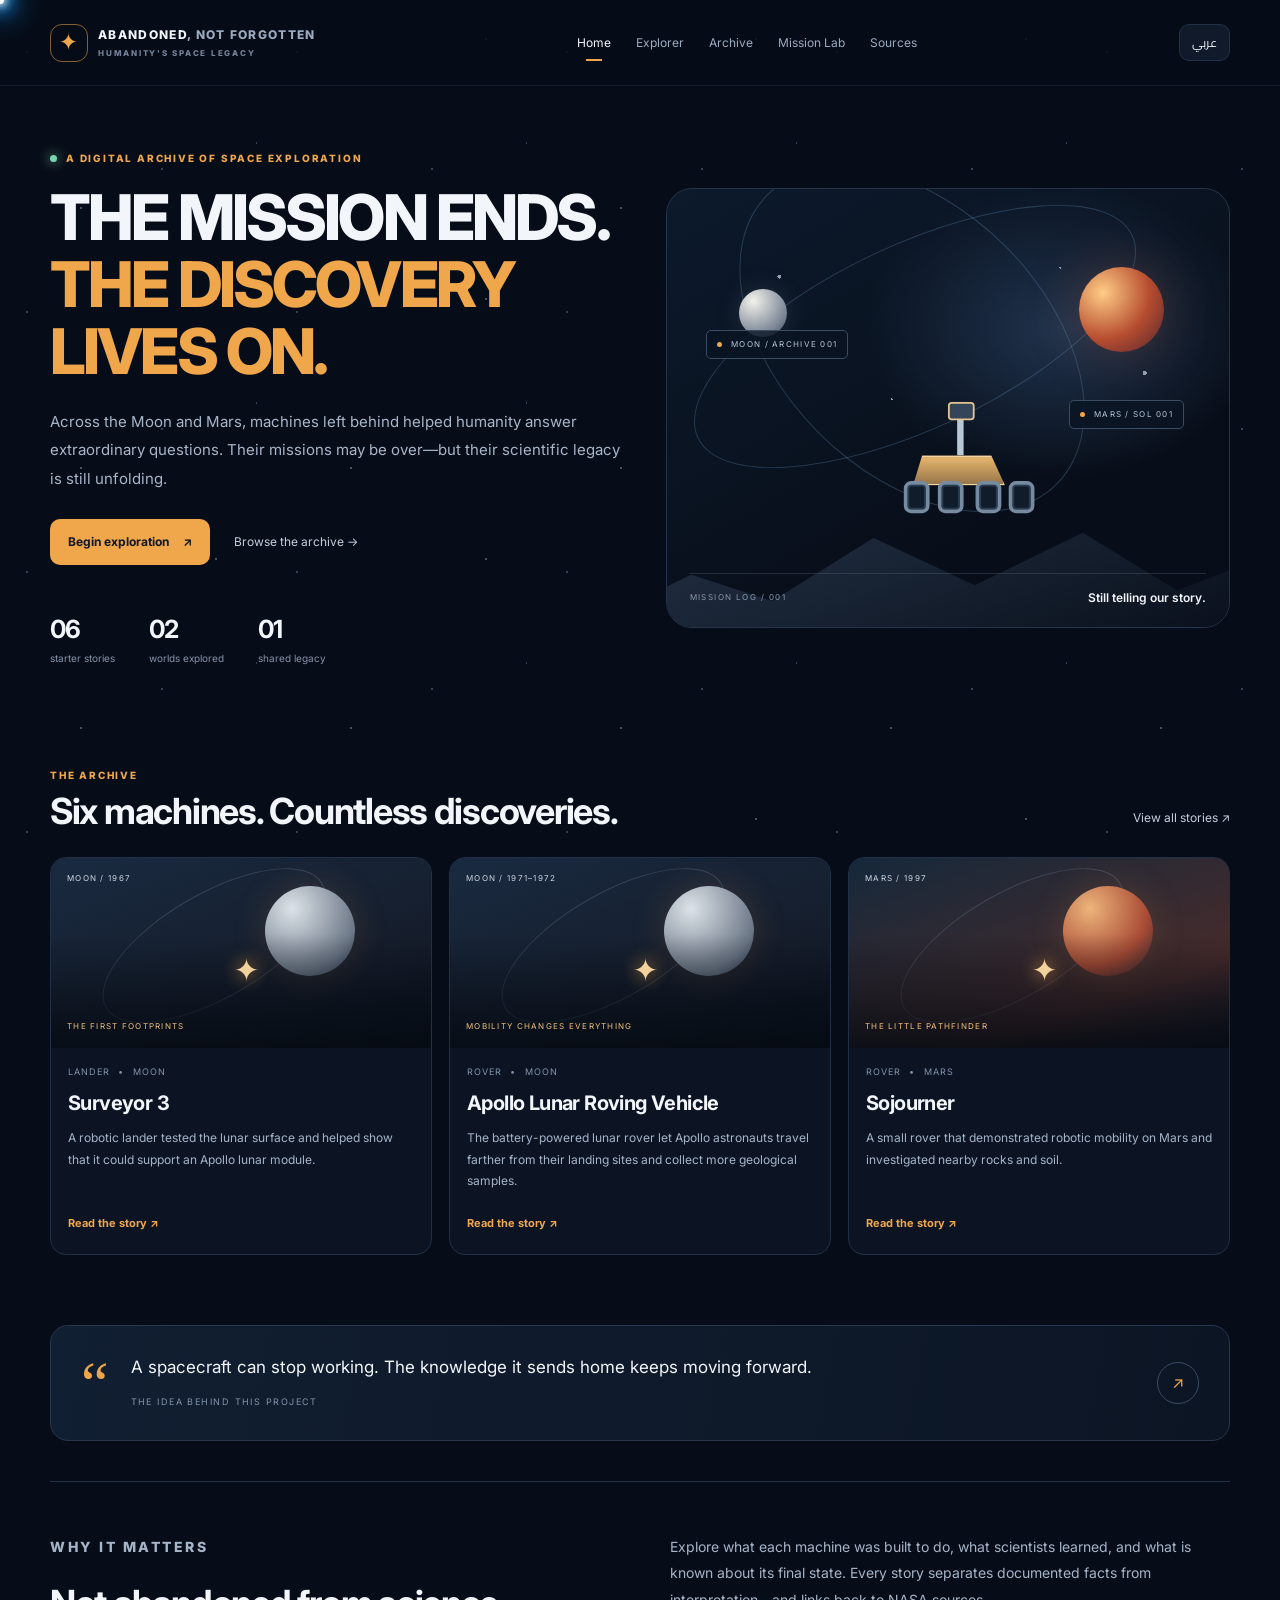
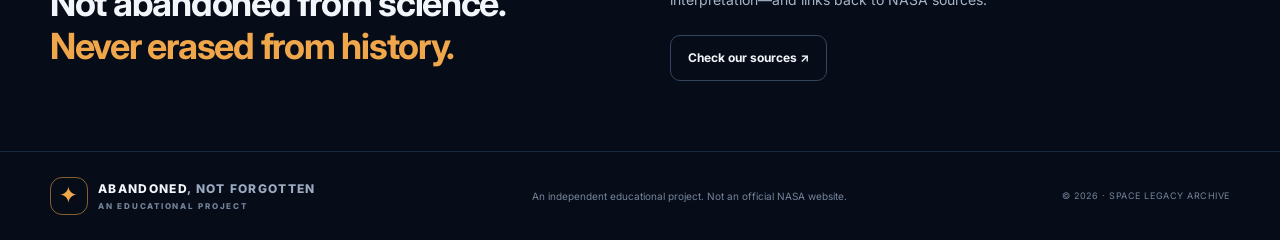
<file: index.html>
<!doctype html>
<html lang="en">
<head>
  <meta charset="utf-8"><meta name="viewport" content="width=device-width,initial-scale=1">
  <meta name="description" content="Explore the stories and science behind historic NASA hardware left on the Moon and Mars.">
  <title>Abandoned, Not Forgotten — Space Legacy Archive</title>
  <link rel="icon" href="assets/favicon.svg" type="image/svg+xml">
  <link rel="stylesheet" href="styles.css">
  <script defer src="data.js"></script><script defer src="app.js"></script>
</head>
<body data-page="home">
  <div class="starfield"></div>
  <header class="site-header">
    <a class="brand" href="index.html"><span class="brand-mark">✦</span><span>ABANDONED<span class="brand-muted">, NOT FORGOTTEN</span><small>HUMANITY'S SPACE LEGACY</small></span></a>
    <nav class="main-nav"><a class="active" href="index.html" data-i18n="navHome">Home</a><a href="explorer.html" data-i18n="navExplore">Explorer</a><a href="archive.html" data-i18n="navArchive">Archive</a><a href="lab.html" data-i18n="navLab">Mission Lab</a><a href="sources.html" data-i18n="navSources">Sources</a></nav>
    <div class="header-actions"><button class="lang-toggle" id="langToggle" aria-label="Switch language">عربي</button><button class="menu-toggle" id="menuToggle" aria-label="Open navigation">☰</button></div>
  </header>
  <main>
    <section class="hero container">
      <div class="hero-copy">
        <p class="eyebrow"><span class="live-dot"></span><span data-i18n="heroEyebrow">A DIGITAL ARCHIVE OF SPACE EXPLORATION</span></p>
        <h1 data-i18n="heroTitle">THE MISSION ENDS.<br><em>THE DISCOVERY LIVES ON.</em></h1>
        <p class="hero-lead" data-i18n="heroLead">Across the Moon and Mars, machines left behind helped humanity answer extraordinary questions. Their missions may be over—but their scientific legacy is still unfolding.</p>
        <div class="hero-actions"><a class="button button-primary" href="explorer.html"><span data-i18n="beginExplore">Begin exploration</span> <span>↗</span></a><a class="text-link" href="archive.html" data-i18n="browseArchive">Browse the archive →</a></div>
        <div class="hero-stats"><div><strong>06</strong><span data-i18n="statStories">starter stories</span></div><div><strong>02</strong><span data-i18n="statWorlds">worlds explored</span></div><div><strong>01</strong><span data-i18n="statPromise">shared legacy</span></div></div>
      </div>
      <div class="hero-art" aria-label="Stylized lunar and Martian exploration scene">
        <div class="orbit orbit-one"></div><div class="orbit orbit-two"></div><div class="planet planet-mars"></div><div class="planet planet-moon"></div>
        <div class="terrain"></div><div class="rover rover-large"><span class="mast"></span><span class="body"></span><span class="wheel w1"></span><span class="wheel w2"></span><span class="wheel w3"></span><span class="wheel w4"></span></div>
        <div class="art-label label-mars"><i></i> MARS / SOL 001</div><div class="art-label label-moon"><i></i> MOON / ARCHIVE 001</div>
        <div class="hero-art-caption"><span>MISSION LOG / 001</span><b>Still telling our story.</b></div>
      </div>
    </section>
    <section class="container section-block">
      <div class="section-heading"><div><p class="eyebrow" data-i18n="featuredEyebrow">THE ARCHIVE</p><h2 data-i18n="featuredTitle">Six machines. Countless discoveries.</h2></div><a class="text-link" href="archive.html" data-i18n="viewAll">View all stories ↗</a></div>
      <div class="story-grid" id="featuredStories"></div>
    </section>
    <section class="quote-band container"><span class="quote-symbol">“</span><div><p data-i18n="quoteText">A spacecraft can stop working. The knowledge it sends home keeps moving forward.</p><small data-i18n="quoteCredit">THE IDEA BEHIND THIS PROJECT</small></div><a href="lab.html" class="round-link" aria-label="Explore the mission lab">↗</a></section>
    <section class="container section-block two-col-callout"><div><p class="eyebrow" data-i18n="whyEyebrow">WHY IT MATTERS</p><h2 data-i18n="whyTitle">Not abandoned from science.<br><em>Never erased from history.</em></h2></div><div><p data-i18n="whyText">Explore what each machine was built to do, what scientists learned, and what is known about its final state. Every story separates documented facts from interpretation—and links back to NASA sources.</p><a class="button button-outline" href="sources.html" data-i18n="checkSources">Check our sources ↗</a></div></section>
  </main>
  <footer class="site-footer"><a class="brand" href="index.html"><span class="brand-mark">✦</span><span>ABANDONED<span class="brand-muted">, NOT FORGOTTEN</span><small>AN EDUCATIONAL PROJECT</small></span></a><p data-i18n="footerNote">An independent educational project. Not an official NASA website.</p><span>© <span id="year"></span> · SPACE LEGACY ARCHIVE</span></footer>
</body></html>
</file>
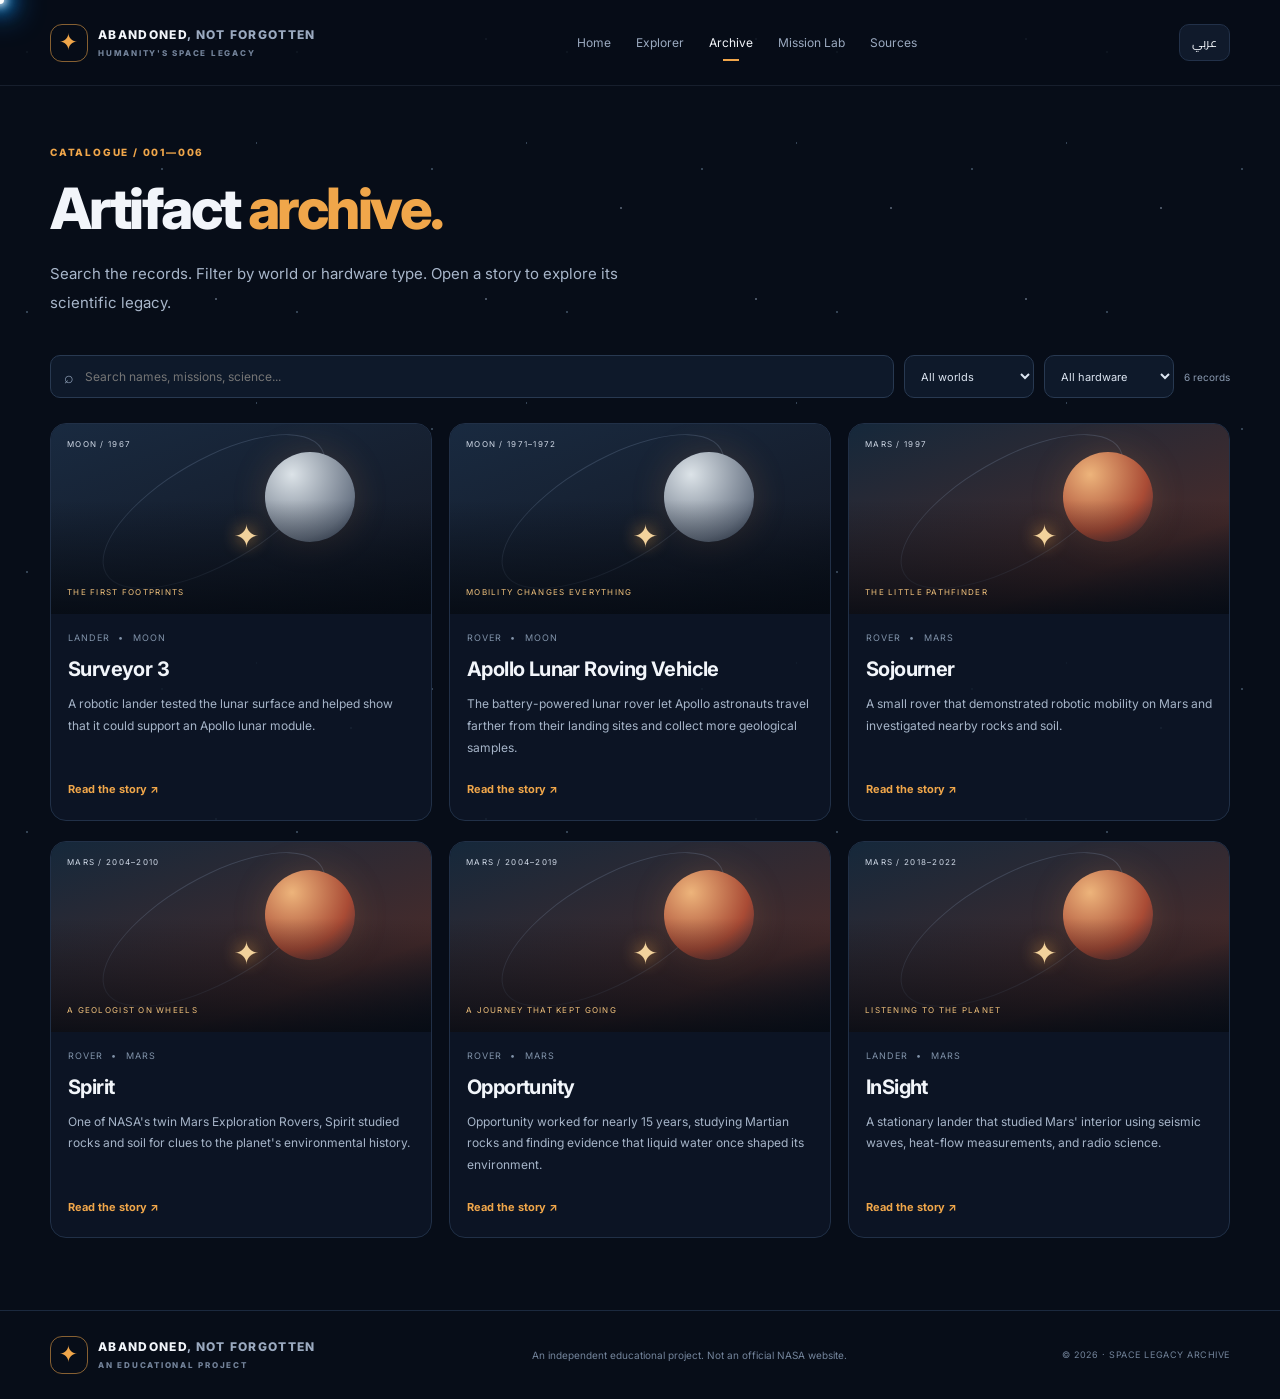
<file: archive.html>
<!doctype html>
<html lang="en"><head><meta charset="utf-8"><meta name="viewport" content="width=device-width,initial-scale=1"><title>Artifact Archive — Abandoned, Not Forgotten</title><link rel="icon" href="assets/favicon.svg" type="image/svg+xml"><link rel="stylesheet" href="styles.css"><script defer src="data.js"></script><script defer src="app.js"></script></head>
<body data-page="archive"><div class="starfield"></div><header class="site-header"><a class="brand" href="index.html"><span class="brand-mark">✦</span><span>ABANDONED<span class="brand-muted">, NOT FORGOTTEN</span><small>HUMANITY'S SPACE LEGACY</small></span></a><nav class="main-nav"><a href="index.html" data-i18n="navHome">Home</a><a href="explorer.html" data-i18n="navExplore">Explorer</a><a class="active" href="archive.html" data-i18n="navArchive">Archive</a><a href="lab.html" data-i18n="navLab">Mission Lab</a><a href="sources.html" data-i18n="navSources">Sources</a></nav><div class="header-actions"><button class="lang-toggle" id="langToggle">عربي</button><button class="menu-toggle" id="menuToggle">☰</button></div></header>
<main class="container page-main"><div class="page-intro"><p class="eyebrow" data-i18n="archiveEyebrow">CATALOGUE / 001—006</p><h1 data-i18n="archiveTitle">Artifact <em>archive.</em></h1><p data-i18n="archiveLead">Search the records. Filter by world or hardware type. Open a story to explore its scientific legacy.</p></div>
<div class="archive-tools"><label class="search-box"><span>⌕</span><input id="archiveSearch" type="search" placeholder="Search names, missions, science..." data-i18n-placeholder="searchPlaceholder"></label><select id="worldFilter" aria-label="Filter by world"><option value="all" data-i18n="allWorlds">All worlds</option><option value="Moon">Moon</option><option value="Mars">Mars</option><option value="Deep Space">Deep space</option></select><select id="typeFilter" aria-label="Filter by hardware"><option value="all" data-i18n="allTypes">All hardware</option><option value="Lander">Lander</option><option value="Rover">Rover</option><option value="Helicopter">Helicopter</option><option value="Spacecraft">Spacecraft</option></select><span class="result-count" id="resultCount">6 records</span></div>
<div class="story-grid archive-grid" id="archiveStories"></div><div class="empty-state hidden" id="emptyState"><span>⌕</span><h2 data-i18n="noResults">No records found</h2><p data-i18n="noResultsText">Try another search term or remove a filter.</p></div>
</main><footer class="site-footer"><a class="brand" href="index.html"><span class="brand-mark">✦</span><span>ABANDONED<span class="brand-muted">, NOT FORGOTTEN</span><small>AN EDUCATIONAL PROJECT</small></span></a><p data-i18n="footerNote">An independent educational project. Not an official NASA website.</p><span>© <span id="year"></span> · SPACE LEGACY ARCHIVE</span></footer></body></html>
</file>
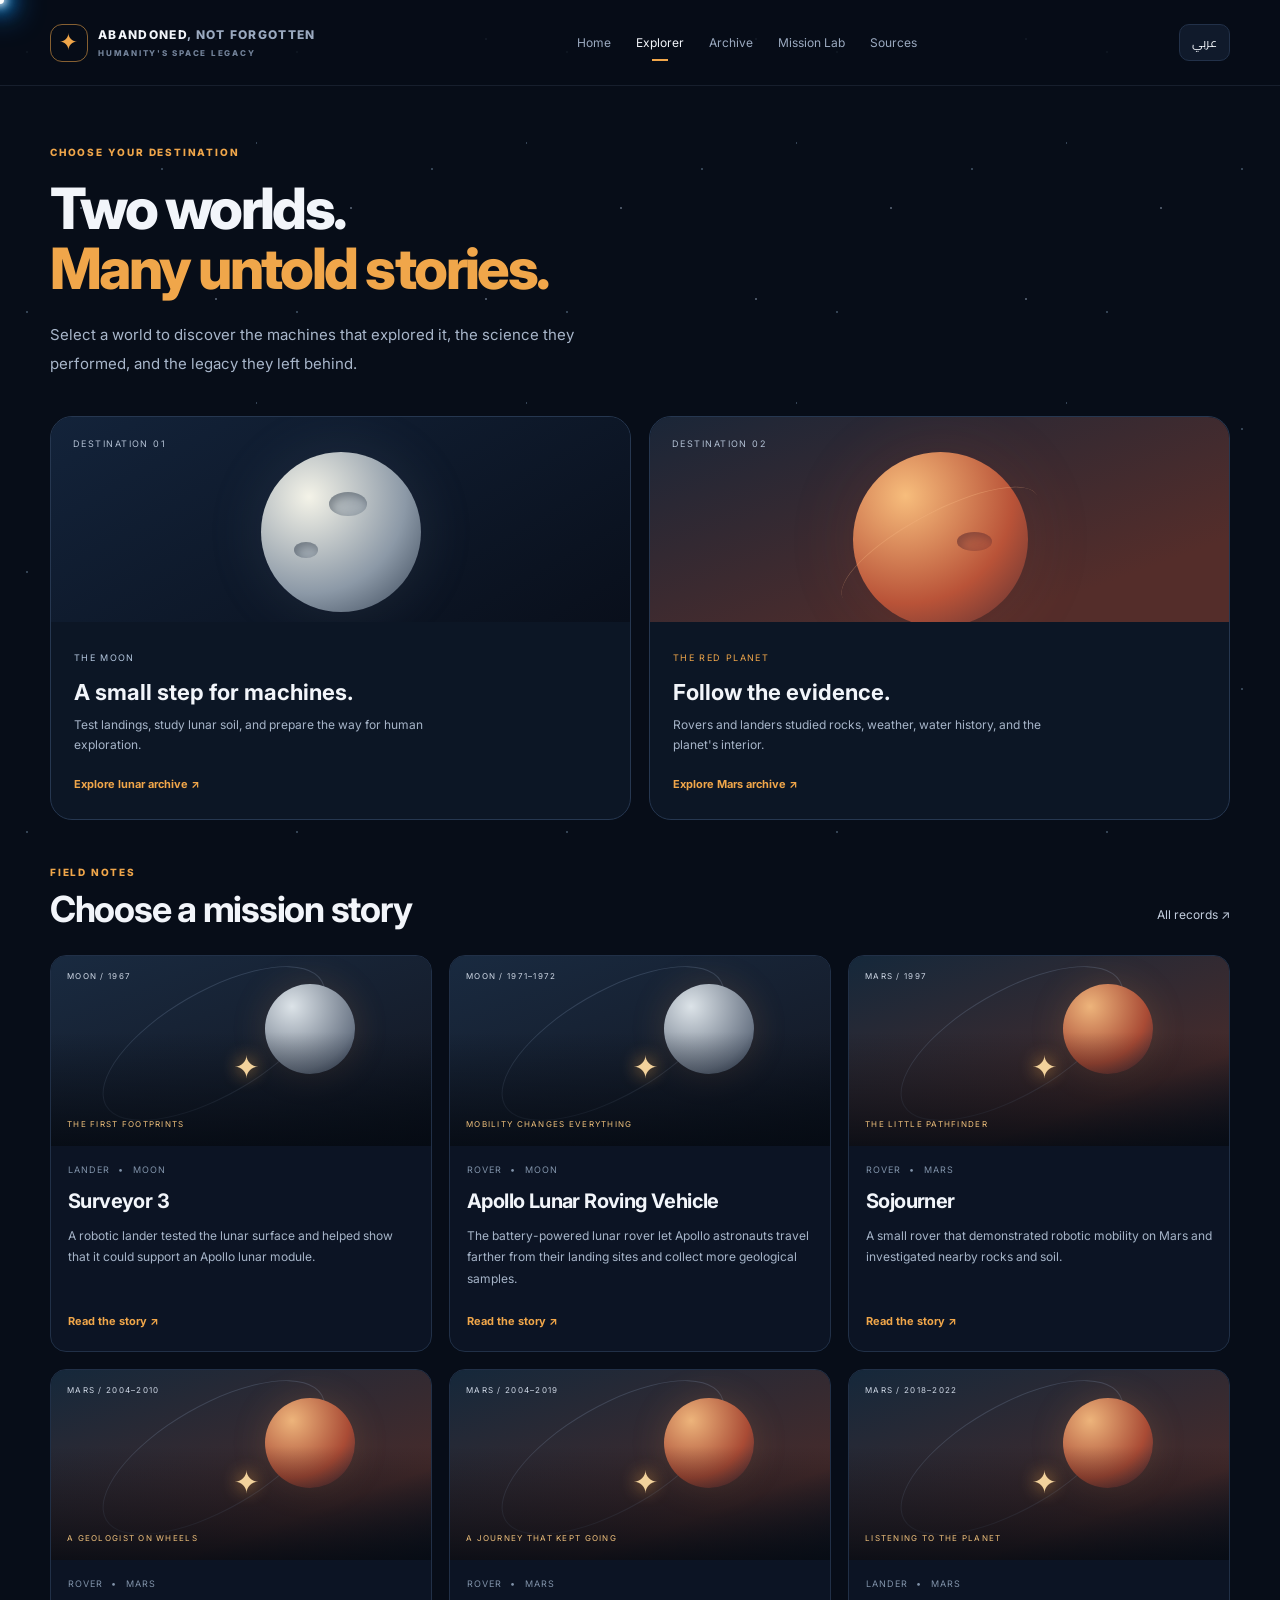
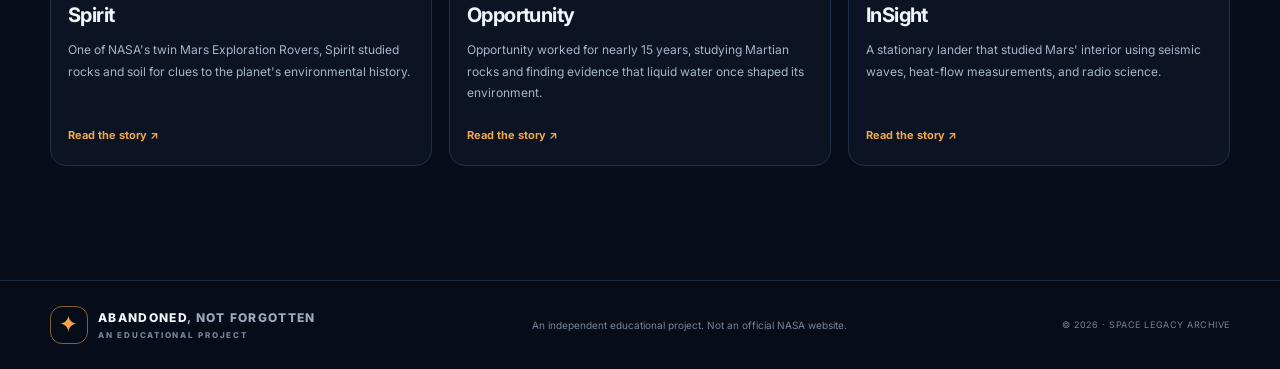
<file: explorer.html>
<!doctype html>
<html lang="en"><head><meta charset="utf-8"><meta name="viewport" content="width=device-width,initial-scale=1"><title>Explorer — Abandoned, Not Forgotten</title><link rel="icon" href="assets/favicon.svg" type="image/svg+xml"><link rel="stylesheet" href="styles.css"><script defer src="data.js"></script><script defer src="app.js"></script></head>
<body data-page="explorer"><div class="starfield"></div><header class="site-header"><a class="brand" href="index.html"><span class="brand-mark">✦</span><span>ABANDONED<span class="brand-muted">, NOT FORGOTTEN</span><small>HUMANITY'S SPACE LEGACY</small></span></a><nav class="main-nav"><a href="index.html" data-i18n="navHome">Home</a><a class="active" href="explorer.html" data-i18n="navExplore">Explorer</a><a href="archive.html" data-i18n="navArchive">Archive</a><a href="lab.html" data-i18n="navLab">Mission Lab</a><a href="sources.html" data-i18n="navSources">Sources</a></nav><div class="header-actions"><button class="lang-toggle" id="langToggle">عربي</button><button class="menu-toggle" id="menuToggle">☰</button></div></header>
<main class="container page-main"><div class="page-intro"><p class="eyebrow" data-i18n="explorerEyebrow">CHOOSE YOUR DESTINATION</p><h1 data-i18n="explorerTitle">Two worlds.<br><em>Many untold stories.</em></h1><p data-i18n="explorerLead">Select a world to discover the machines that explored it, the science they performed, and the legacy they left behind.</p></div>
<section class="world-grid"><button class="world-card moon-card" data-world="Moon"><span class="world-index">DESTINATION 01</span><div class="moon-visual"><div class="moon-sphere"></div><span class="moon-crater crater-a"></span><span class="moon-crater crater-b"></span></div><div class="world-card-content"><span class="tag">THE MOON</span><h2 data-i18n="moonTitle">A small step for machines.</h2><p data-i18n="moonText">Test landings, study lunar soil, and prepare the way for human exploration.</p><span class="world-action" data-i18n="exploreMoon">Explore lunar archive ↗</span></div></button>
<button class="world-card mars-card" data-world="Mars"><span class="world-index">DESTINATION 02</span><div class="mars-visual"><div class="mars-sphere"></div><span class="mars-line"></span><span class="mars-crater"></span></div><div class="world-card-content"><span class="tag tag-orange">THE RED PLANET</span><h2 data-i18n="marsTitle">Follow the evidence.</h2><p data-i18n="marsText">Rovers and landers studied rocks, weather, water history, and the planet's interior.</p><span class="world-action" data-i18n="exploreMars">Explore Mars archive ↗</span></div></button></section>
<section class="section-block"><div class="section-heading"><div><p class="eyebrow" data-i18n="fieldNotes">FIELD NOTES</p><h2 data-i18n="chooseStory">Choose a mission story</h2></div><a class="text-link" href="archive.html" data-i18n="allRecords">All records ↗</a></div><div class="story-grid" id="explorerStories"></div></section>
</main><footer class="site-footer"><a class="brand" href="index.html"><span class="brand-mark">✦</span><span>ABANDONED<span class="brand-muted">, NOT FORGOTTEN</span><small>AN EDUCATIONAL PROJECT</small></span></a><p data-i18n="footerNote">An independent educational project. Not an official NASA website.</p><span>© <span id="year"></span> · SPACE LEGACY ARCHIVE</span></footer></body></html>
</file>
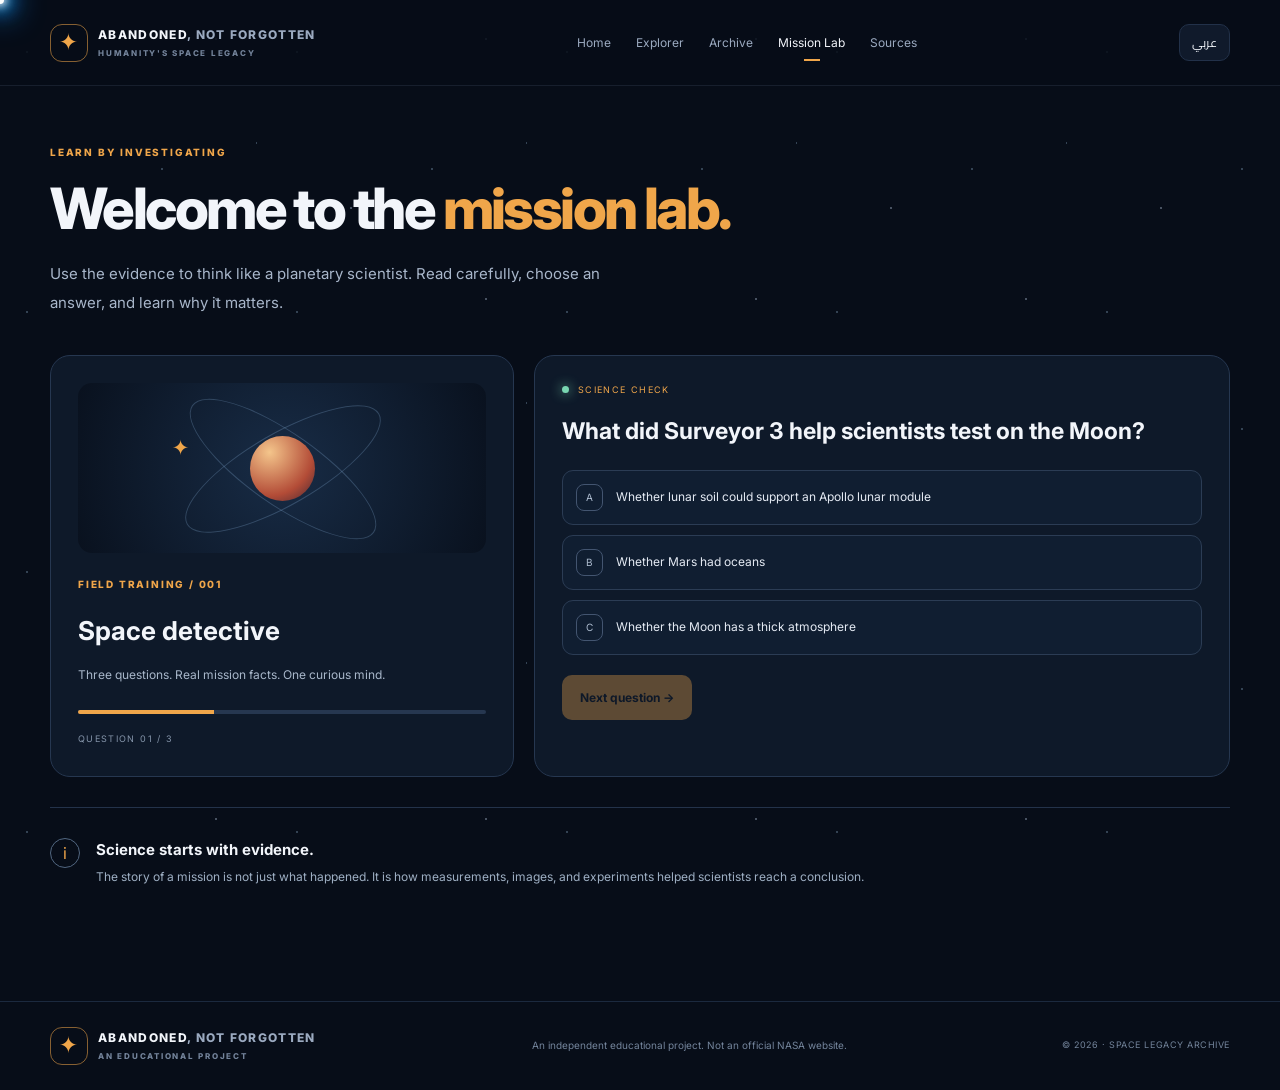
<file: lab.html>
<!doctype html>
<html lang="en"><head><meta charset="utf-8"><meta name="viewport" content="width=device-width,initial-scale=1"><title>Mission Lab — Abandoned, Not Forgotten</title><link rel="icon" href="assets/favicon.svg" type="image/svg+xml"><link rel="stylesheet" href="styles.css"><script defer src="data.js"></script><script defer src="app.js"></script></head>
<body data-page="lab"><div class="starfield"></div><header class="site-header"><a class="brand" href="index.html"><span class="brand-mark">✦</span><span>ABANDONED<span class="brand-muted">, NOT FORGOTTEN</span><small>HUMANITY'S SPACE LEGACY</small></span></a><nav class="main-nav"><a href="index.html" data-i18n="navHome">Home</a><a href="explorer.html" data-i18n="navExplore">Explorer</a><a href="archive.html" data-i18n="navArchive">Archive</a><a class="active" href="lab.html" data-i18n="navLab">Mission Lab</a><a href="sources.html" data-i18n="navSources">Sources</a></nav><div class="header-actions"><button class="lang-toggle" id="langToggle">عربي</button><button class="menu-toggle" id="menuToggle">☰</button></div></header>
<main class="container page-main"><div class="page-intro"><p class="eyebrow" data-i18n="labEyebrow">LEARN BY INVESTIGATING</p><h1 data-i18n="labTitle">Welcome to the <em>mission lab.</em></h1><p data-i18n="labLead">Use the evidence to think like a planetary scientist. Read carefully, choose an answer, and learn why it matters.</p></div>
<section class="lab-layout"><div class="lab-side"><div class="lab-orbit"><div class="lab-planet"></div><span class="lab-satellite">✦</span></div><p class="eyebrow">FIELD TRAINING / 001</p><h2 data-i18n="quizTitle">Space detective</h2><p data-i18n="quizIntro">Three questions. Real mission facts. One curious mind.</p><div class="quiz-progress"><span id="quizProgress"></span></div><small id="quizStep">QUESTION 01 / 03</small></div><div class="quiz-panel" id="quizPanel"><div class="quiz-kicker"><span class="live-dot"></span><span data-i18n="scienceCheck">SCIENCE CHECK</span></div><h2 id="questionText"></h2><div id="answerOptions" class="answer-options"></div><div id="answerFeedback" class="answer-feedback hidden" aria-live="polite"></div><div class="quiz-controls"><button class="button button-primary" id="nextQuestion" disabled data-i18n="nextQuestion">Next question →</button><button class="button button-outline hidden" id="restartQuiz" data-i18n="restartQuiz">Try again ↻</button></div></div></section>
<section class="section-block lab-tip"><span class="tip-icon">i</span><div><h3 data-i18n="labTipTitle">Science starts with evidence.</h3><p data-i18n="labTipText">The story of a mission is not just what happened. It is how measurements, images, and experiments helped scientists reach a conclusion.</p></div></section></main><footer class="site-footer"><a class="brand" href="index.html"><span class="brand-mark">✦</span><span>ABANDONED<span class="brand-muted">, NOT FORGOTTEN</span><small>AN EDUCATIONAL PROJECT</small></span></a><p data-i18n="footerNote">An independent educational project. Not an official NASA website.</p><span>© <span id="year"></span> · SPACE LEGACY ARCHIVE</span></footer></body></html>
</file>
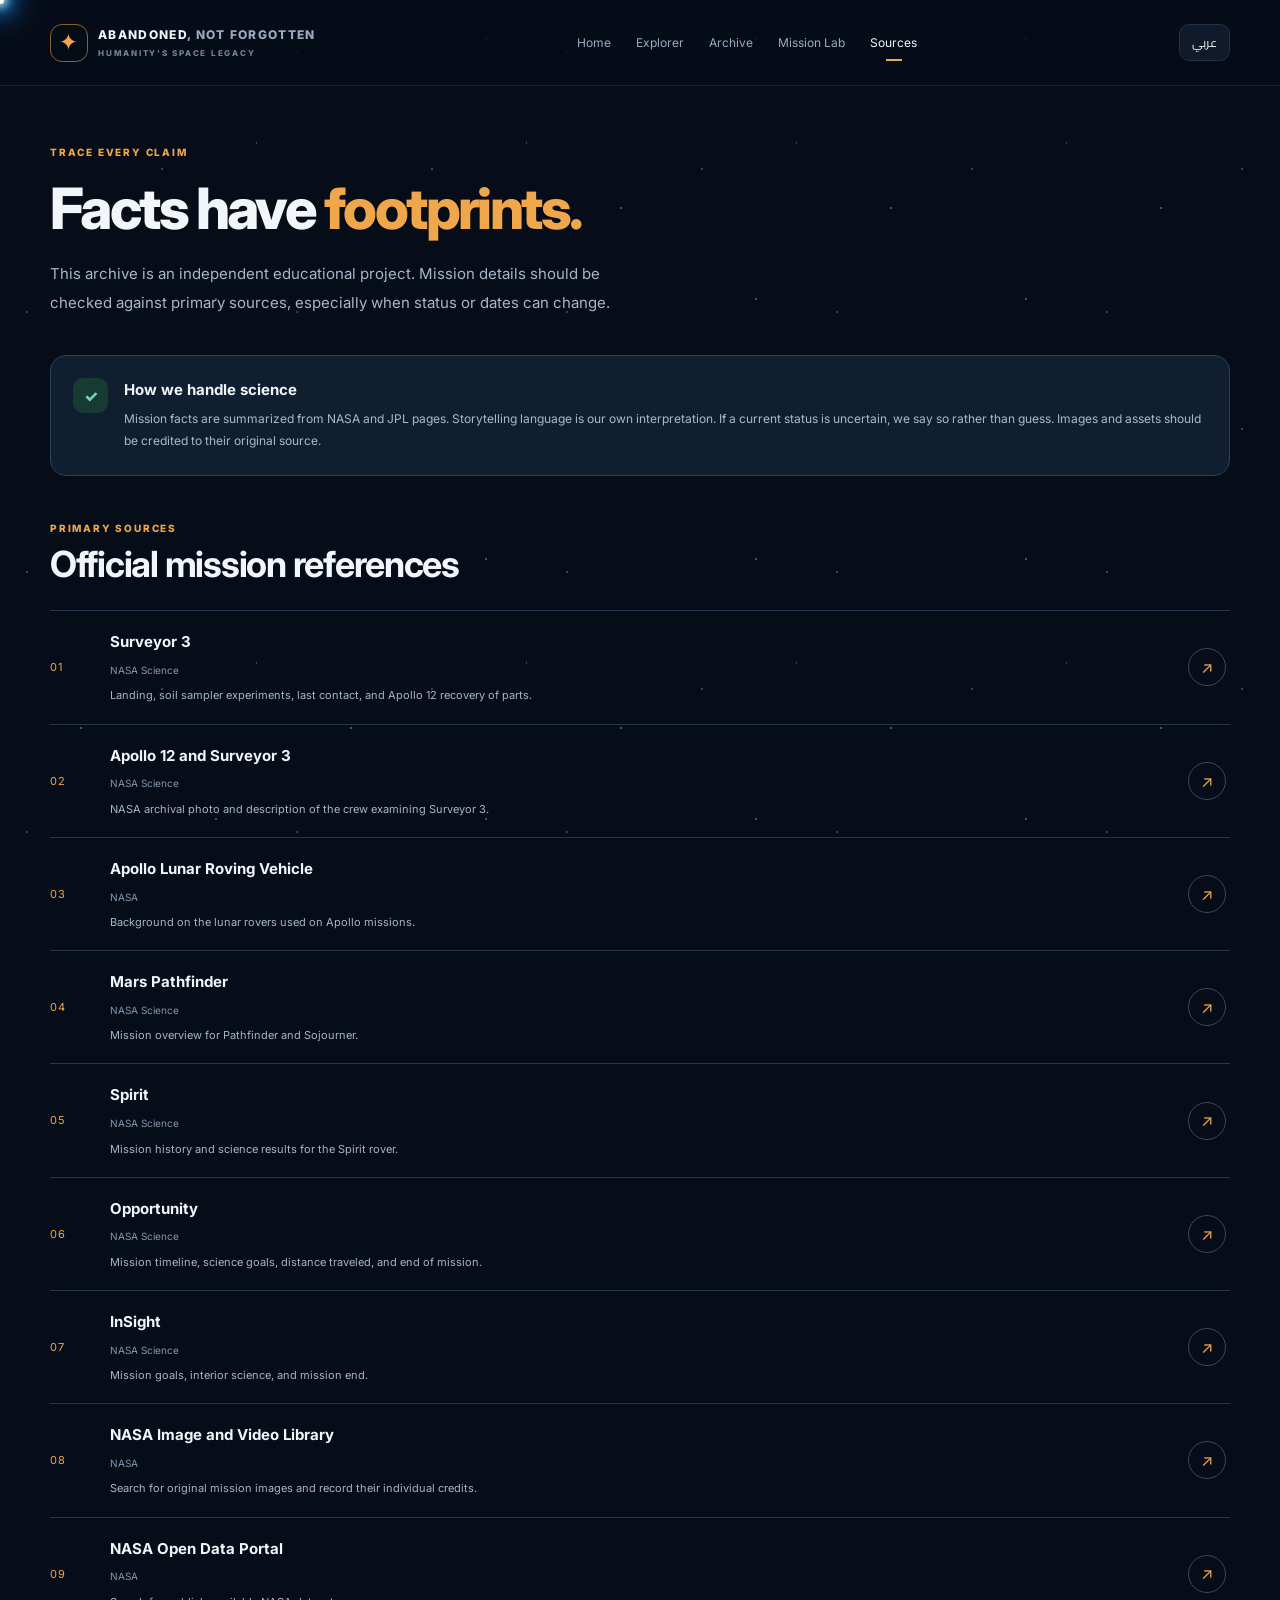
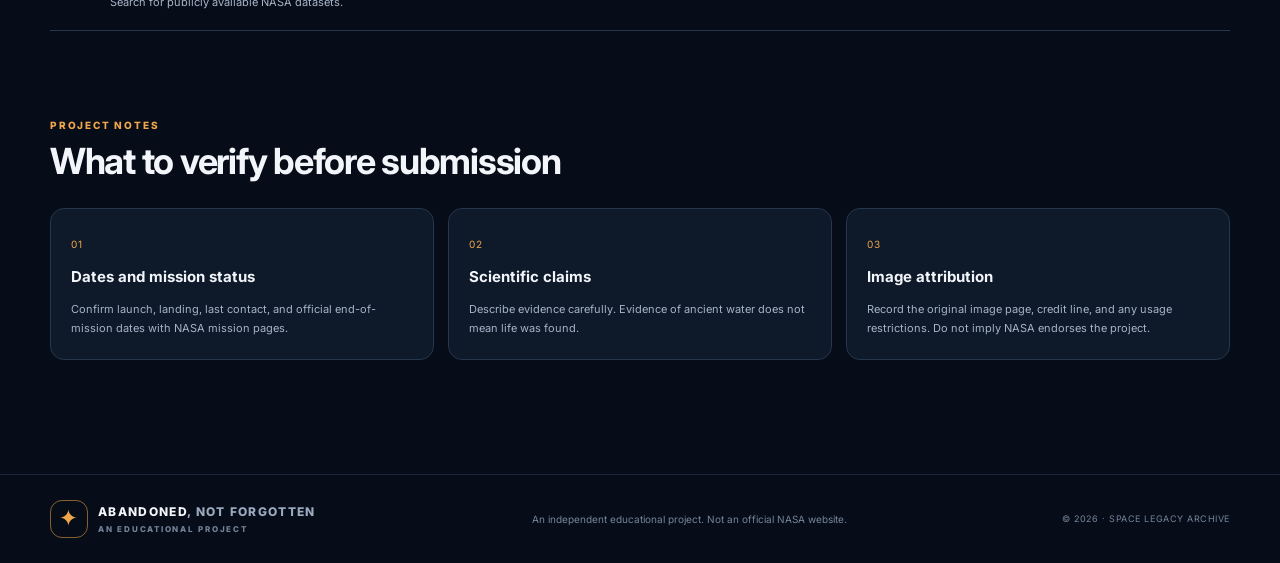
<file: sources.html>
<!doctype html>
<html lang="en"><head><meta charset="utf-8"><meta name="viewport" content="width=device-width,initial-scale=1"><title>Science & Sources — Abandoned, Not Forgotten</title><link rel="icon" href="assets/favicon.svg" type="image/svg+xml"><link rel="stylesheet" href="styles.css"><script defer src="data.js"></script><script defer src="app.js"></script></head>
<body data-page="sources"><div class="starfield"></div><header class="site-header"><a class="brand" href="index.html"><span class="brand-mark">✦</span><span>ABANDONED<span class="brand-muted">, NOT FORGOTTEN</span><small>HUMANITY'S SPACE LEGACY</small></span></a><nav class="main-nav"><a href="index.html" data-i18n="navHome">Home</a><a href="explorer.html" data-i18n="navExplore">Explorer</a><a href="archive.html" data-i18n="navArchive">Archive</a><a href="lab.html" data-i18n="navLab">Mission Lab</a><a class="active" href="sources.html" data-i18n="navSources">Sources</a></nav><div class="header-actions"><button class="lang-toggle" id="langToggle">عربي</button><button class="menu-toggle" id="menuToggle">☰</button></div></header>
<main class="container page-main"><div class="page-intro"><p class="eyebrow" data-i18n="sourcesEyebrow">TRACE EVERY CLAIM</p><h1 data-i18n="sourcesTitle">Facts have <em>footprints.</em></h1><p data-i18n="sourcesLead">This archive is an independent educational project. Mission details should be checked against primary sources, especially when status or dates can change.</p></div>
<div class="source-note"><span class="source-note-icon">✓</span><div><h3 data-i18n="sourceMethodTitle">How we handle science</h3><p data-i18n="sourceMethodText">Mission facts are summarized from NASA and JPL pages. Storytelling language is our own interpretation. If a current status is uncertain, we say so rather than guess. Images and assets should be credited to their original source.</p></div></div>
<section class="section-block"><div class="section-heading"><div><p class="eyebrow" data-i18n="primarySources">PRIMARY SOURCES</p><h2 data-i18n="sourceLibrary">Official mission references</h2></div></div><div class="source-list" id="sourceList"></div></section>
<section class="section-block"><div class="section-heading"><div><p class="eyebrow" data-i18n="projectNotes">PROJECT NOTES</p><h2 data-i18n="whatToVerify">What to verify before submission</h2></div></div><div class="checklist-grid"><article class="info-card"><span class="card-index">01</span><h3 data-i18n="verifyDates">Dates and mission status</h3><p data-i18n="verifyDatesText">Confirm launch, landing, last contact, and official end-of-mission dates with NASA mission pages.</p></article><article class="info-card"><span class="card-index">02</span><h3 data-i18n="verifyClaims">Scientific claims</h3><p data-i18n="verifyClaimsText">Describe evidence carefully. Evidence of ancient water does not mean life was found.</p></article><article class="info-card"><span class="card-index">03</span><h3 data-i18n="verifyImages">Image attribution</h3><p data-i18n="verifyImagesText">Record the original image page, credit line, and any usage restrictions. Do not imply NASA endorses the project.</p></article></div></section>
</main><footer class="site-footer"><a class="brand" href="index.html"><span class="brand-mark">✦</span><span>ABANDONED<span class="brand-muted">, NOT FORGOTTEN</span><small>AN EDUCATIONAL PROJECT</small></span></a><p data-i18n="footerNote">An independent educational project. Not an official NASA website.</p><span>© <span id="year"></span> · SPACE LEGACY ARCHIVE</span></footer></body></html>
</file>
<file: styles.css>
@import url('https://fonts.googleapis.com/css2?family=Cairo:wght@400;500;600;700;800&family=Inter:wght@400;500;600;700;800;900&display=swap');
:root{--bg:#070d18;--panel:#0d1727;--panel-2:#101e31;--line:#223149;--text:#f2f5fa;--muted:#9baac0;--orange:#f0a64a;--orange-2:#ffd08a;--blue:#80b9e9;--green:#79d6b1;--red:#ff8d83;--radius:20px;--max:1180px}
*{box-sizing:border-box}html{scroll-behavior:smooth}body{margin:0;background:var(--bg);color:var(--text);font-family:Inter,Cairo,system-ui,sans-serif;line-height:1.65;min-height:100vh;overflow-x:hidden}html[dir=rtl] body{font-family:Cairo,Inter,sans-serif}a{color:inherit;text-decoration:none}button,input,select{font:inherit}button{cursor:pointer}.starfield{position:fixed;inset:0;pointer-events:none;z-index:-1;background-image:radial-gradient(1px 1px at 10% 20%,#8eaccb 99%,transparent),radial-gradient(1px 1px at 80% 15%,#c7d9ef 99%,transparent),radial-gradient(1px 1px at 60% 65%,#8eaccb 99%,transparent),radial-gradient(1px 1px at 30% 80%,#c7d9ef 99%,transparent),radial-gradient(1px 1px at 95% 55%,#8eaccb 99%,transparent);background-size:270px 260px;opacity:.34}
.container{width:min(var(--max),calc(100% - 48px));margin-inline:auto}.site-header{height:86px;display:flex;align-items:center;justify-content:space-between;gap:24px;padding:0 max(24px,calc((100vw - var(--max))/2));border-bottom:1px solid rgba(125,151,184,.14);position:relative;z-index:5;background:rgba(7,13,24,.83);backdrop-filter:blur(18px)}.brand{display:flex;align-items:center;gap:10px;font-size:12px;font-weight:800;letter-spacing:.11em;line-height:1.3;white-space:nowrap}.brand-mark{display:grid;place-items:center;width:38px;height:38px;border:1px solid rgba(240,166,74,.55);border-radius:12px;color:var(--orange);font-size:23px}.brand-muted{color:var(--muted)}.brand small{display:block;color:#73839a;font-size:8px;letter-spacing:.22em;margin-top:5px}.main-nav{display:flex;gap:25px;align-items:center}.main-nav a{font-size:12px;color:#9baac0;transition:.2s}.main-nav a:hover,.main-nav a.active{color:var(--text)}.main-nav a.active:after{content:"";display:block;width:16px;height:2px;background:var(--orange);margin:7px auto -9px}.header-actions{display:flex;gap:8px}.lang-toggle,.menu-toggle{border:1px solid var(--line);background:#101a2b;color:var(--text);padding:8px 12px;border-radius:10px;font-size:12px}.menu-toggle{display:none}
.hero{display:grid;grid-template-columns:1.02fr .98fr;align-items:center;gap:28px;padding-top:64px;padding-bottom:56px;min-height:560px}.eyebrow{font-size:10px;letter-spacing:.18em;color:var(--orange);font-weight:800;margin:0 0 17px;text-transform:uppercase}.live-dot{display:inline-block;width:7px;height:7px;border-radius:50%;background:var(--green);box-shadow:0 0 12px #79d6b1;margin-inline-end:9px}.hero h1,.page-intro h1{font-size:clamp(38px,5vw,63px);line-height:1.07;letter-spacing:-.045em;margin:0;font-weight:800}.hero h1 em,.page-intro h1 em,.two-col-callout h2 em{font-style:normal;color:var(--orange)}.hero-lead,.page-intro>p:not(.eyebrow){max-width:570px;color:#a8b6ca;font-size:15px;line-height:1.9;margin:22px 0 26px}.hero-actions{display:flex;align-items:center;gap:24px;flex-wrap:wrap}.button{display:inline-flex;align-items:center;justify-content:center;gap:14px;padding:12px 17px;border-radius:10px;font-size:12px;font-weight:700;border:1px solid transparent;transition:transform .2s,border-color .2s}.button:hover{transform:translateY(-2px)}.button-primary{background:var(--orange);color:#101827}.button-outline{border-color:#34455f;background:transparent;color:var(--text)}.button-full{width:100%}.text-link{font-size:12px;color:#c3cede}.text-link:hover,.card-link:hover{color:var(--orange)}.hero-stats{display:flex;gap:34px;margin-top:44px}.hero-stats div{display:flex;flex-direction:column}.hero-stats strong{font-size:25px;letter-spacing:-.04em}.hero-stats span{font-size:10px;color:#8392a8}.hero-art{height:440px;position:relative;overflow:hidden;border:1px solid #24344b;border-radius:26px;background:radial-gradient(ellipse at 70% 32%,#20334d 0,transparent 35%),linear-gradient(150deg,#0c1a2c,#080e19 70%);isolation:isolate}.hero-art:before{content:"";position:absolute;inset:0;background-image:radial-gradient(2px 2px at 20% 20%,#d5e6ff 99%,transparent),radial-gradient(1px 1px at 70% 18%,#d5e6ff 99%,transparent),radial-gradient(1px 1px at 40% 48%,#d5e6ff 99%,transparent),radial-gradient(2px 2px at 85% 42%,#d5e6ff 99%,transparent);opacity:.65}.orbit{position:absolute;border:1px solid rgba(128,185,233,.23);border-radius:50%;transform:rotate(-25deg)}.orbit-one{width:480px;height:185px;top:55px;left:8px}.orbit-two{width:410px;height:265px;top:18px;left:40px;transform:rotate(45deg)}.planet{position:absolute;border-radius:50%}.planet-mars{width:85px;height:85px;right:65px;top:78px;background:radial-gradient(circle at 28% 30%,#ffcc86,#b64c2f 55%,#4e2530);box-shadow:0 0 55px rgba(225,102,60,.25)}.planet-moon{width:48px;height:48px;left:72px;top:100px;background:radial-gradient(circle at 30% 25%,#f2f2eb,#788394 70%,#343e4f);box-shadow:0 0 25px #8294ac33}.terrain{position:absolute;inset:auto -10% -30% -10%;height:60%;background:linear-gradient(160deg,#26354a,#0b121e 68%);clip-path:polygon(0 45%,12% 30%,24% 40%,39% 16%,54% 34%,70% 14%,84% 36%,100% 20%,100% 100%,0 100%)}.rover-large{position:absolute;left:36%;bottom:23%;width:180px;height:115px;transform:scale(.92)}.rover-large .body{position:absolute;width:100px;height:33px;left:40px;top:42px;background:linear-gradient(#e6b66d,#98764b);border:2px solid #f6d69e;clip-path:polygon(10% 0,85% 0,100% 100%,0 100%);box-shadow:0 0 25px #f0a64a30}.rover-large .mast{position:absolute;width:7px;height:52px;left:88px;top:-10px;background:#b9c8d7}.rover-large .mast:before{content:"";position:absolute;top:-6px;left:-10px;width:25px;height:16px;border:2px solid #e3c48e;background:#344459;border-radius:4px}.wheel{position:absolute;top:70px;width:28px;height:35px;border:4px solid #778ba0;background:#111c2b;border-radius:8px;box-shadow:inset 0 0 0 2px #293b50}.w1{left:30px}.w2{left:67px}.w3{left:108px}.w4{left:144px}.art-label{position:absolute;font-size:8px;letter-spacing:.16em;color:#b8c6d9;border:1px solid #3a4b62;background:#0a1422c9;padding:7px 10px;border-radius:5px}.art-label i{display:inline-block;width:5px;height:5px;background:var(--orange);border-radius:50%;margin-inline-end:6px}.label-mars{top:48%;right:8%}.label-moon{top:32%;left:7%}.hero-art-caption{position:absolute;bottom:20px;left:23px;right:23px;border-top:1px solid #5d6a7a55;padding-top:14px;display:flex;justify-content:space-between;align-items:center}.hero-art-caption span{font-size:8px;color:#899ab0;letter-spacing:.18em}.hero-art-caption b{font-size:12px;font-weight:600}
.section-block{padding-top:44px;padding-bottom:42px}.section-heading{display:flex;justify-content:space-between;align-items:end;gap:20px;margin-bottom:24px}.section-heading .eyebrow{margin-bottom:7px}.section-heading h2,.two-col-callout h2{font-size:clamp(25px,3vw,36px);line-height:1.2;letter-spacing:-.035em;margin:0}.section-heading>.text-link{padding-bottom:6px}.story-grid{display:grid;grid-template-columns:repeat(3,minmax(0,1fr));gap:17px}.story-card{background:rgba(13,23,39,.86);border:1px solid #213047;border-radius:16px;overflow:hidden;transition:transform .22s,border-color .22s}.story-card:hover{transform:translateY(-4px);border-color:#51617a}.story-art{height:190px;position:relative;display:block;overflow:hidden;background:radial-gradient(circle at 70% 25%,#283b53,#0b1422 60%)}.story-art:after{content:"";position:absolute;inset:0;background:linear-gradient(0deg,rgba(5,10,18,.85),transparent 60%)}.story-art.mars{background:linear-gradient(160deg,#15283b,#462b2b 72%,#111724)}.story-art.moon{background:linear-gradient(160deg,#192a40,#151c2a 70%,#0a111c)}.card-orbit{position:absolute;width:250px;height:105px;border:1px solid #9bb3d433;border-radius:50%;transform:rotate(-30deg);top:35px;left:10%}.card-planet{position:absolute;width:90px;height:90px;right:20%;top:28px;border-radius:50%;background:radial-gradient(circle at 30% 25%,#edb47b,#a94b35 62%,#2e2534);box-shadow:0 0 35px #dc8d5030}.moon .card-planet{background:radial-gradient(circle at 30% 25%,#dce3e8,#6d7888 70%,#293548)}.card-code,.card-art-label{position:absolute;z-index:1;left:16px;font-size:8px;letter-spacing:.16em}.card-code{top:14px;color:#d0d9e7}.card-art-label{bottom:15px;color:#f0c17c}.card-rover{position:absolute;z-index:1;left:48%;top:45%;font-size:31px;color:#f2d29c;text-shadow:0 0 18px #f0a64a}.story-card-body{padding:17px 17px 19px}.card-meta{display:flex;gap:8px;color:#8293aa;text-transform:uppercase;font-size:9px;letter-spacing:.12em}.story-card h3{font-size:20px;letter-spacing:-.03em;margin:7px 0}.story-card p{font-size:12px;color:#a6b4c8;line-height:1.8;min-height:65px;margin:0 0 16px}.card-link{font-size:11px;color:var(--orange);font-weight:700}.quote-band{display:flex;align-items:center;gap:22px;padding:26px 30px;margin-top:28px;margin-bottom:40px;background:linear-gradient(100deg,#111f32,#0c1524);border:1px solid #273750;border-radius:18px}.quote-symbol{font-size:62px;line-height:1;color:var(--orange);font-family:Georgia,serif}.quote-band p{font-size:17px;margin:0 0 5px}.quote-band small{font-size:9px;letter-spacing:.16em;color:#8294aa}.round-link{margin-inline-start:auto;flex-shrink:0;width:42px;height:42px;border:1px solid #3a4b63;border-radius:50%;display:grid;place-items:center;color:var(--orange)}.two-col-callout{display:grid;grid-template-columns:1fr 1fr;gap:60px;border-top:1px solid #223149;margin-top:20px;padding-top:52px;padding-bottom:70px}.two-col-callout p{font-size:14px;color:#a6b4c8;line-height:1.9;margin:0 0 22px}
.site-footer{border-top:1px solid #1b293e;display:flex;align-items:center;justify-content:space-between;gap:20px;padding:25px max(24px,calc((100vw - var(--max))/2));color:#74859c;font-size:9px;letter-spacing:.06em}.site-footer p{font-size:10px;letter-spacing:0;margin:0}.site-footer .brand{color:var(--text)}
.page-main{padding-top:58px;padding-bottom:72px;min-height:68vh}.page-intro{max-width:760px;margin-bottom:38px}.page-intro h1{font-size:clamp(38px,5vw,57px)}.page-intro>p:not(.eyebrow){margin-bottom:0}.world-grid{display:grid;grid-template-columns:1fr 1fr;gap:18px}.world-card{position:relative;text-align:start;border:1px solid #263750;border-radius:22px;background:#0c1625;overflow:hidden;min-height:390px;color:var(--text);padding:0;transition:.2s}.world-card:hover{border-color:#647a97;transform:translateY(-3px)}.world-index{position:absolute;z-index:2;top:20px;left:22px;font-size:9px;letter-spacing:.16em;color:#b2c0d3}.moon-visual,.mars-visual{height:205px;position:relative;overflow:hidden;background:linear-gradient(150deg,#13233a,#090f1b)}.moon-sphere{position:absolute;width:160px;height:160px;border-radius:50%;left:calc(50% - 80px);top:35px;background:radial-gradient(circle at 30% 28%,#f4f3e8,#8c99a7 60%,#344153 100%);box-shadow:0 0 60px #9eafc61e}.moon-crater{position:absolute;border-radius:50%;background:#67758855;box-shadow:inset 3px 4px 8px #252f3b66}.crater-a{width:38px;height:24px;top:75px;left:48%}.crater-b{width:24px;height:16px;top:125px;left:42%}.mars-visual{background:linear-gradient(160deg,#1a2638,#542d2a 80%)}.mars-sphere{position:absolute;width:175px;height:175px;border-radius:50%;left:calc(50% - 87px);top:35px;background:radial-gradient(circle at 30% 25%,#f7bd7c,#b95338 60%,#552e32);box-shadow:0 0 70px #d45c3522}.mars-line{position:absolute;width:220px;height:70px;border-top:1px solid #f2b27d66;border-radius:50%;top:95px;left:calc(50% - 110px);transform:rotate(-28deg)}.mars-crater{position:absolute;top:115px;left:53%;width:35px;height:19px;border-radius:50%;background:#8b3f3766;box-shadow:inset 4px 4px 8px #4d292c66}.world-card-content{padding:20px 23px 24px}.tag{font-size:9px;letter-spacing:.15em;color:#b4c7df}.tag-orange{color:var(--orange)}.world-card h2{font-size:22px;margin:5px 0}.world-card p{font-size:12px;color:#a6b4c8;max-width:390px;margin:0 0 14px}.world-action{font-size:11px;color:var(--orange);font-weight:700}
.archive-tools{display:flex;align-items:center;gap:10px;flex-wrap:wrap;margin-bottom:25px}.search-box{display:flex;align-items:center;gap:9px;background:#0e192a;border:1px solid #283951;border-radius:10px;padding:0 13px;flex:1;min-width:220px;height:43px;color:#8fa0b7}.search-box input{width:100%;background:transparent;border:0;outline:0;color:var(--text);font-size:12px}.archive-tools select{height:43px;background:#0e192a;border:1px solid #283951;border-radius:10px;color:#dce5f1;padding:0 12px;font-size:11px;min-width:130px}.result-count{font-size:10px;color:#8b9bb1;margin-inline-start:auto}.archive-grid{row-gap:20px}.empty-state{text-align:center;padding:65px 20px;border:1px dashed #30425a;border-radius:18px;color:#a7b5c9}.empty-state>span{font-size:34px;color:var(--orange)}.empty-state h2{color:var(--text)}.hidden{display:none!important}
.back-link{display:inline-flex;color:#aab8cb;font-size:12px;margin-bottom:25px}.story-hero{display:grid;grid-template-columns:1fr 1fr;gap:28px;align-items:center;margin-bottom:45px}.story-hero h1{font-size:clamp(42px,6vw,70px);line-height:1.02;letter-spacing:-.05em;margin:0}.story-hero h1 em{font-style:normal;color:var(--orange)}.story-lead{color:#adbbcd;line-height:1.9;font-size:15px;max-width:520px}.story-facts{display:flex;gap:24px;flex-wrap:wrap;margin-top:25px}.story-facts div{display:flex;flex-direction:column;gap:4px}.story-facts small{font-size:8px;color:#8293a9;letter-spacing:.15em}.story-facts b{font-size:12px}.story-hero-art{height:330px;position:relative;overflow:hidden;border:1px solid #26364d;border-radius:20px;background:linear-gradient(145deg,#13243a,#0a101b)}.story-hero-art.mars{background:linear-gradient(155deg,#1a2b3d,#542f2b 75%,#0a101b)}.big-orbit{position:absolute;width:390px;height:140px;border:1px solid #9bb6d22e;border-radius:50%;top:50px;left:calc(50% - 195px);transform:rotate(-28deg)}.big-planet{position:absolute;width:150px;height:150px;top:45px;left:calc(50% - 75px);border-radius:50%;background:radial-gradient(circle at 28% 25%,#f5c17f,#b6533b 62%,#392536);box-shadow:0 0 65px #e78a4a20}.story-hero-art.moon .big-planet{background:radial-gradient(circle at 28% 25%,#e9edf0,#8492a2 65%,#344153)}.story-art-ground{position:absolute;bottom:-30px;left:-5%;right:-5%;height:42%;background:linear-gradient(165deg,#334155,#0b111b);clip-path:polygon(0 35%,18% 10%,37% 36%,54% 4%,72% 27%,100% 7%,100% 100%,0 100%)}.story-art-machine{position:absolute;left:calc(50% - 20px);bottom:24%;font-size:42px;color:#f3cb8d;text-shadow:0 0 28px #f0a64a66}.art-stamp{position:absolute;bottom:16px;left:17px;font-size:8px;letter-spacing:.16em;color:#bdcadd}.story-content-grid{display:grid;grid-template-columns:minmax(0,1.6fr) minmax(240px,.8fr);gap:55px}.story-narrative h2{font-size:25px;letter-spacing:-.03em;margin:0 0 12px}.story-narrative>p:not(.eyebrow){color:#afbdcf;line-height:1.95;font-size:14px;margin:0 0 22px}.story-divider{height:1px;background:#25344a;margin:30px 0}.fact-highlight{display:flex;gap:15px;background:#101f31;border:1px solid #30445d;padding:17px;border-radius:14px;margin:25px 0}.fact-mark{font-size:22px;color:var(--orange)}.fact-highlight small{font-size:9px;color:var(--orange);letter-spacing:.14em}.fact-highlight p{margin:5px 0 0;color:#d6dfeb;font-size:13px}.science-caution{padding:17px;border-inline-start:3px solid var(--orange);background:#1b1c25;border-radius:0 10px 10px 0}.science-caution b{font-size:10px;letter-spacing:.1em;color:var(--orange)}.science-caution p{margin:5px 0 0;font-size:12px;color:#b5c0d0;line-height:1.8}.story-sidebar{display:flex;flex-direction:column;gap:15px}.sidebar-card{background:#0e1929;border:1px solid #273750;border-radius:15px;padding:20px}.sidebar-card .eyebrow{margin-bottom:18px}.timeline{border-inline-start:1px solid #3c4e66;margin-inline-start:5px;padding-inline-start:20px;display:grid;gap:22px}.timeline>div{position:relative;display:flex;flex-direction:column}.timeline i{position:absolute;width:9px;height:9px;border-radius:50%;background:var(--orange);border:2px solid #0e1929;outline:1px solid var(--orange);left:-25px;top:4px}.timeline small{font-size:8px;color:#8d9db2;letter-spacing:.13em}.timeline b{font-size:12px;margin-top:3px}.source-card h3{margin:0;font-size:18px}.source-card p,.source-card>small{font-size:11px;color:#9eafc4}.source-card .button{margin:10px 0}.back-card{padding:14px;border:1px solid #273750;border-radius:12px;color:#d7e1ee;font-size:12px}
.lab-layout{display:grid;grid-template-columns:.8fr 1.2fr;gap:20px}.lab-side,.quiz-panel{background:#0e1929;border:1px solid #263750;border-radius:20px;padding:27px}.lab-orbit{height:170px;position:relative;overflow:hidden;border-radius:14px;background:radial-gradient(circle at 50% 50%,#182c46,#09111e)}.lab-orbit:before,.lab-orbit:after{content:"";position:absolute;width:220px;height:70px;border:1px solid #8bb3db44;border-radius:50%;left:calc(50% - 110px);top:50px;transform:rotate(-30deg)}.lab-orbit:after{transform:rotate(35deg)}.lab-planet{position:absolute;z-index:1;width:65px;height:65px;left:calc(50% - 32px);top:53px;border-radius:50%;background:radial-gradient(circle at 30% 25%,#f4c58b,#b34c37 65%,#432632)}.lab-satellite{position:absolute;z-index:2;left:23%;top:28%;color:var(--orange);font-size:21px}.lab-side .eyebrow{margin-top:23px}.lab-side h2{font-size:26px;margin:0}.lab-side>p:not(.eyebrow){font-size:12px;color:#a8b7ca}.quiz-progress{height:4px;background:#263750;border-radius:20px;overflow:hidden;margin:25px 0 9px}.quiz-progress span{display:block;height:100%;width:33%;background:var(--orange);transition:width .25s}.lab-side>small{font-size:9px;letter-spacing:.15em;color:#8595aa}.quiz-kicker{font-size:9px;color:var(--orange);letter-spacing:.15em}.quiz-panel h2{font-size:23px;line-height:1.4;margin:17px 0 22px}.answer-options{display:grid;gap:10px}.answer-option{display:flex;align-items:center;gap:13px;text-align:start;padding:13px;border:1px solid #2b3c54;background:#101e31;color:#e4eaf3;border-radius:11px;font-size:12px;transition:.2s}.answer-option:hover:not(:disabled){border-color:#7488a5}.answer-letter{display:grid;place-items:center;flex-shrink:0;width:27px;height:27px;border:1px solid #435570;border-radius:8px;color:#aebdd0;font-size:10px}.answer-option.correct{border-color:#4f9e81;background:#143126}.answer-option.correct .answer-letter{border-color:var(--green);color:var(--green)}.answer-option.incorrect{border-color:#a75b5b;background:#301c26}.answer-option.incorrect .answer-letter{border-color:var(--red);color:var(--red)}.answer-feedback{padding:13px 15px;margin-top:15px;border-radius:10px;font-size:12px}.answer-feedback p{margin:4px 0 0;line-height:1.7}.feedback-correct{background:#143126;border:1px solid #326c58;color:#c7f2df}.feedback-wrong{background:#2b1b25;border:1px solid #75434b;color:#f5d4d5}.quiz-controls{display:flex;gap:10px;margin-top:20px;flex-wrap:wrap}.quiz-controls .button:disabled{opacity:.35;cursor:not-allowed;transform:none}.quiz-score{padding:20px;text-align:center;border:1px solid #2d4059;border-radius:14px;background:#101f32}.quiz-score strong{display:block;font-size:48px;color:var(--orange);line-height:1.2}.quiz-score span{font-size:11px;color:#aab9cb}.quiz-score p{font-size:12px;color:#b8c6d8}.lab-tip{display:flex;gap:16px;align-items:flex-start;border-top:1px solid #23324a;margin-top:30px;padding-top:30px}.tip-icon{display:grid;place-items:center;flex-shrink:0;width:30px;height:30px;border:1px solid #526781;border-radius:50%;color:var(--orange)}.lab-tip h3{margin:0 0 4px;font-size:15px}.lab-tip p{margin:0;color:#9eafc3;font-size:12px}
.source-note{display:flex;gap:16px;padding:22px;background:#101f30;border:1px solid #2b4059;border-radius:16px}.source-note-icon{display:grid;place-items:center;width:35px;height:35px;flex-shrink:0;border-radius:10px;background:#173a32;color:var(--green);font-weight:800}.source-note h3{margin:0 0 5px;font-size:15px}.source-note p{margin:0;color:#a9b9cc;font-size:12px;line-height:1.85}.source-list{border-top:1px solid #26364c}.source-row{display:grid;grid-template-columns:45px 1fr 42px;align-items:center;gap:15px;padding:19px 0;border-bottom:1px solid #26364c}.source-number{font-size:11px;color:var(--orange);letter-spacing:.12em}.source-row h3{margin:0;font-size:15px}.source-row small{font-size:10px;color:#8597ae}.source-row p{font-size:11px;color:#a6b5c8;margin:5px 0 0}.source-open{display:grid;place-items:center;width:38px;height:38px;border:1px solid #354962;border-radius:50%;color:var(--orange)}.checklist-grid{display:grid;grid-template-columns:repeat(3,1fr);gap:14px}.info-card{padding:20px;border:1px solid #26364c;background:#0e1929;border-radius:14px}.card-index{font-size:10px;color:var(--orange);letter-spacing:.14em}.info-card h3{font-size:15px;margin:10px 0}.info-card p{font-size:11px;color:#a5b4c8;line-height:1.8;margin:0}
html[dir=rtl] .hero h1,html[dir=rtl] .page-intro h1{letter-spacing:0}html[dir=rtl] .main-nav a.active:after{margin-inline:auto}html[dir=rtl] .story-narrative{text-align:right}html[dir=rtl] .science-caution{border-radius:10px 0 0 10px}html[dir=rtl] .art-label{letter-spacing:.05em}
@media(max-width:980px){.site-header{gap:15px}.main-nav{gap:13px}.brand{font-size:10px}.hero{grid-template-columns:1fr;gap:25px;padding-top:48px}.hero-copy{max-width:720px}.hero-art{height:390px}.story-grid{grid-template-columns:repeat(2,minmax(0,1fr))}.story-content-grid{gap:28px}.site-footer{flex-wrap:wrap}.site-footer p{order:3;width:100%}}
@media(max-width:720px){.container{width:min(100% - 30px,var(--max))}.site-header{height:72px;padding:0 15px}.main-nav{display:none;position:absolute;top:71px;left:0;right:0;padding:16px 20px 20px;background:#0b1423;border-bottom:1px solid #263750;flex-direction:column;align-items:stretch;gap:0}.main-nav.nav-open{display:flex}.main-nav a{padding:10px 0}.main-nav a.active:after{display:none}.menu-toggle{display:block}.brand{font-size:9px}.brand-mark{width:32px;height:32px}.hero{padding-top:40px;padding-bottom:25px;min-height:0}.hero h1,.page-intro h1{font-size:clamp(36px,10vw,52px)}.hero-art{height:315px}.hero-stats{gap:22px;margin-top:30px}.hero-stats strong{font-size:22px}.hero-stats span{font-size:9px}.section-block{padding-top:32px;padding-bottom:30px}.section-heading{align-items:start;flex-direction:column}.section-heading h2,.two-col-callout h2{font-size:27px}.story-grid{grid-template-columns:1fr}.story-art{height:200px}.story-card p{min-height:0}.quote-band{padding:20px;gap:13px}.quote-band p{font-size:14px}.quote-symbol{font-size:45px}.two-col-callout{grid-template-columns:1fr;gap:20px;padding-top:35px}.site-footer{padding:22px 15px;gap:12px}.site-footer>span{width:100%}.page-main{padding-top:38px}.page-intro{margin-bottom:28px}.world-grid{grid-template-columns:1fr}.world-card{min-height:0}.story-hero{grid-template-columns:1fr;gap:22px}.story-hero-art{height:270px;grid-row:1}.story-hero h1{font-size:48px}.story-content-grid{grid-template-columns:1fr;gap:28px}.story-sidebar{display:grid;grid-template-columns:1fr}.archive-tools{align-items:stretch}.search-box{flex-basis:100%}.archive-tools select{flex:1;min-width:0}.result-count{width:100%;margin:0}.lab-layout{grid-template-columns:1fr}.lab-side,.quiz-panel{padding:20px}.lab-orbit{height:135px}.checklist-grid{grid-template-columns:1fr}.source-row{grid-template-columns:30px 1fr 35px;gap:9px}.hero-art-caption{left:15px;right:15px}.art-label{font-size:7px;padding:5px 7px}.label-mars{right:4%}.label-moon{left:4%}}
@media(prefers-reduced-motion:reduce){*,*::before,*::after{scroll-behavior:auto!important;transition:none!important;animation:none!important}}


/* Cosmic cursor: bright center, delayed aura, star trail, and click burst */
@media (hover:hover) and (pointer:fine) {
  html.cosmic-cursor, html.cosmic-cursor * { cursor: none !important; }
  .cursor-aura,.cursor-core,.cursor-star,.cursor-burst { position:fixed; left:0; top:0; pointer-events:none; z-index:99999; transform:translate(-50%,-50%); }
  .cursor-aura { width:46px;height:46px;border:1px solid rgba(87,190,255,.82);border-radius:50%;background:radial-gradient(circle,rgba(29,143,255,.22),rgba(29,143,255,.04) 42%,transparent 72%);box-shadow:0 0 22px rgba(0,157,255,.48),0 0 48px rgba(0,112,255,.15),inset 0 0 15px rgba(0,157,255,.22);will-change:left,top,width,height;transition:width .22s cubic-bezier(.2,.8,.2,1),height .22s cubic-bezier(.2,.8,.2,1),border-color .22s,box-shadow .22s;}
  .cursor-core { width:8px;height:8px;border-radius:50%;background:#fff;box-shadow:0 0 8px 2px #fff,0 0 18px 5px #1daeff,0 0 32px 8px #168bff;will-change:left,top; }
  .cursor-star { width:4px;height:4px;border-radius:50%;background:#d8fbff;box-shadow:0 0 8px 3px rgba(51,177,255,.95);animation:cursor-star-fade .7s ease-out forwards; }
  .cursor-burst { width:12px;height:12px;border:2px solid #a9f2ff;border-radius:50%;box-shadow:0 0 16px #168bff, inset 0 0 8px #168bff;animation:cursor-burst .55s ease-out forwards; }
  body.cursor-hover .cursor-aura { width:64px;height:64px;border-color:#a7f4ff;box-shadow:0 0 28px rgba(44,160,255,.65),0 0 58px rgba(104,91,255,.3),inset 0 0 22px rgba(104,91,255,.25); }
  body.cursor-hover .cursor-core { transform:translate(-50%,-50%) scale(1.45); }
  body.cursor-pressed .cursor-aura { width:28px;height:28px;border-color:#fff;box-shadow:0 0 38px #27baff,0 0 70px #765cff; }
  @keyframes cursor-star-fade { from { opacity:1;transform:translate(-50%,-50%) scale(1.2); } to { opacity:0;transform:translate(-50%,-50%) scale(.05); } }
  @keyframes cursor-burst { from { opacity:1;width:10px;height:10px; } to { opacity:0;width:95px;height:95px; } }
}
@media (hover:none),(pointer:coarse) { .cursor-aura,.cursor-core,.cursor-star,.cursor-burst { display:none !important; } }
@media (prefers-reduced-motion:reduce) { .cursor-star,.cursor-burst { animation-duration:.01ms !important; } }
/* Tactile selection feedback across the experience */
body { animation:page-arrive .42s ease-out both; }
@keyframes page-arrive { from { opacity:.35; } to { opacity:1; } }
.button-primary,.story-card,.hero-art,.round-link,.world-card,.answer-option,.source-row { transition:transform .28s cubic-bezier(.2,.8,.2,1),border-color .28s,box-shadow .28s,background-color .28s; }
.button-primary:hover { box-shadow:0 0 14px rgba(240,166,74,.38),0 0 32px rgba(240,166,74,.16); }
.story-card:active,.world-card:active,.button:active,.answer-option:active { transform:scale(.975); }
.is-activating { animation:selection-pop .42s cubic-bezier(.2,.8,.2,1); }
@keyframes selection-pop { 0% { filter:brightness(1); } 35% { filter:brightness(1.8); box-shadow:0 0 0 2px rgba(70,185,255,.65),0 0 32px rgba(39,160,255,.32); } 100% { filter:brightness(1); } }
.selection-ripple { position:absolute;pointer-events:none;border-radius:50%;width:12px;height:12px;background:rgba(75,190,255,.32);transform:translate(-50%,-50%) scale(0);animation:selection-ripple .65s ease-out forwards; }
@keyframes selection-ripple { to { transform:translate(-50%,-50%) scale(18);opacity:0; } }
.story-card:hover { box-shadow:0 8px 32px rgba(37,135,230,.12); }
.hero-art { animation:ambient-space-glow 7s ease-in-out infinite alternate; }
@keyframes ambient-space-glow { from { box-shadow:0 0 0 rgba(57,146,232,0); } to { box-shadow:0 0 32px rgba(57,146,232,.12),inset 0 0 35px rgba(57,146,232,.06); } }
@media (prefers-reduced-motion:reduce) { .hero-art { animation:none; } }
</file>
